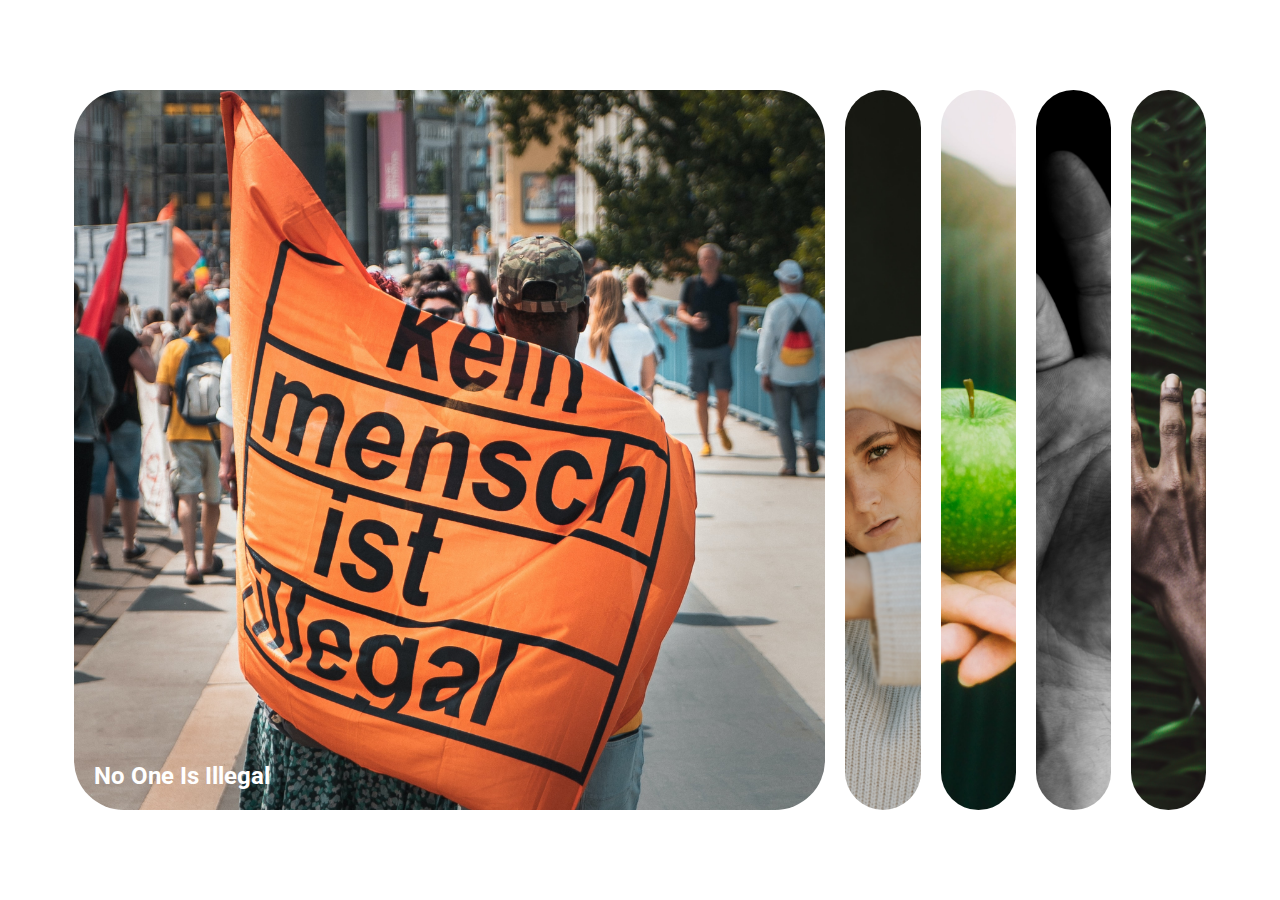
<file: cards/index.html>
<!DOCTYPE html>
<html lang="en">
<head>
    <meta charset="UTF-8">
    <meta name="viewport" content="width=device-width, initial-scale=1.0">
    <link rel="stylesheet" href="style.css">
    <title>Expanding Cards</title>
</head>
<body>
    <div class="container">
        <div class="panel active" style="background-image: url(img/nooneillegal.jpg);">
            <h3>No One Is Illegal</h3>
        </div>
        <div class="panel" style="background-image: url(img/girlhands.jpg);">
            <h3>Pretty Girl</h3>
        </div>
        <div class="panel" style="background-image: url(img/greenapple.jpg);">
            <h3>Green Apple</h3>
        </div>
        <div class="panel" style="background-image: url(img/handbw.jpg);">
            <h3>Hand in BW</h3>
        </div>
        <div class="panel" style="background-image: url(img/handone.jpg);">
            <h3>Hand over Green</h3>
        </div>
    </div>
    <script src="script.js"></script>
</body>
</html>
</file>
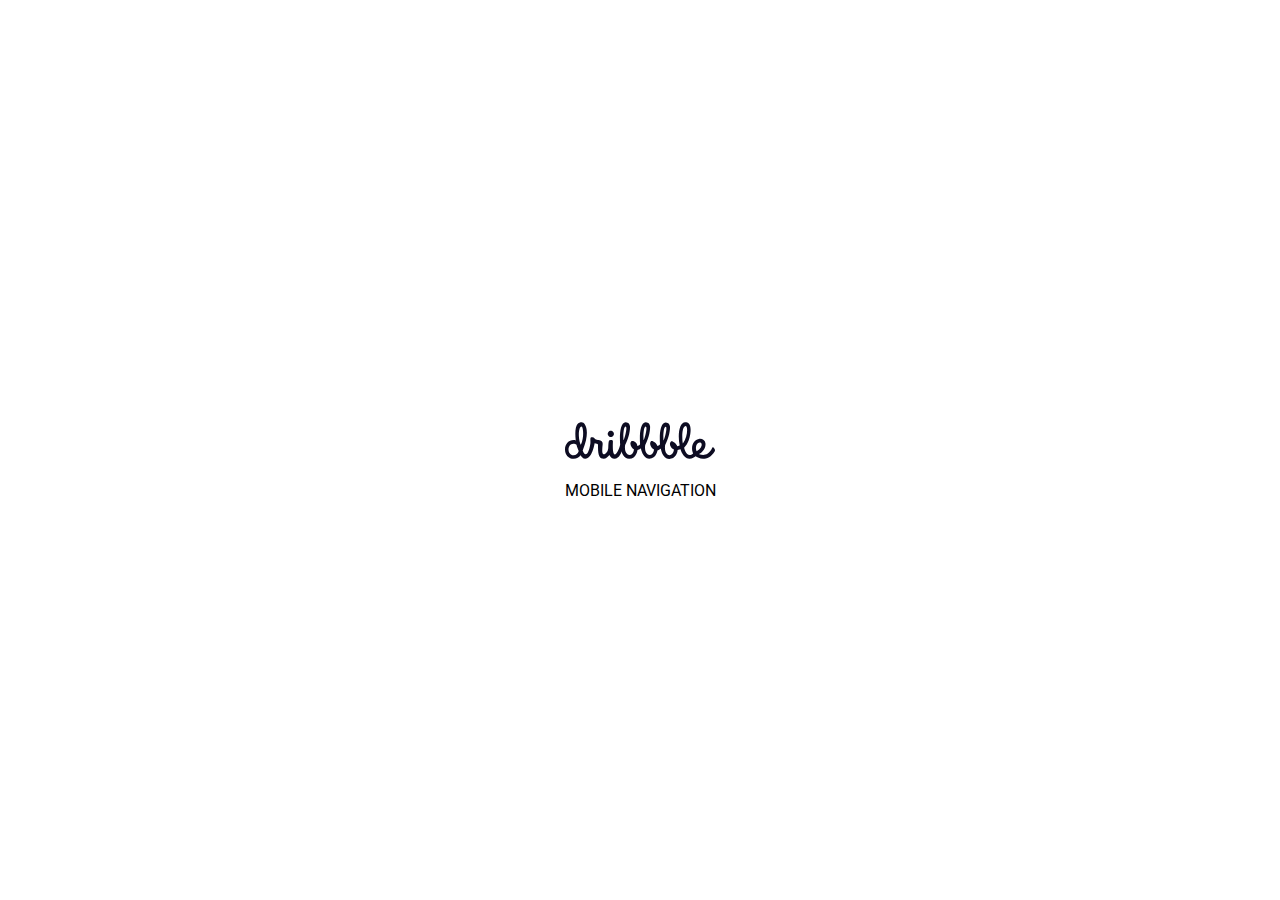
<file: mobile-nav/index.html>
<!DOCTYPE html>
<html lang="en">
	<head>
		<meta charset="UTF-8" />
		<meta name="viewport" content="width=device-width, initial-scale=1.0" />
		<link
			rel="stylesheet"
			href="https://cdnjs.cloudflare.com/ajax/libs/font-awesome/5.15.1/css/all.min.css"
			integrity="sha512-+4zCK9k+qNFUR5X+cKL9EIR+ZOhtIloNl9GIKS57V1MyNsYpYcUrUeQc9vNfzsWfV28IaLL3i96P9sdNyeRssA=="
			crossorigin="anonymous"
		/>
		<link rel="stylesheet" href="style.css" />
		<title>Mobile Nav</title>
	</head>
	<body>
		<button class="nav-btn open-btn">
			<i class="fas fa-bars"></i>
		</button>

		<svg
			xmlns="http://www.w3.org/2000/svg"
			width="76px"
			height="80px"
			viewBox="0 0 76 19"
			fill="none"
			class="logo"
		>
			<path
				fill-rule="evenodd"
				clip-rule="evenodd"
				d="M75.8822 14.657C72.7063 20.0415 67.6766 18.4791 66.166 17.2558C65.5231 17.692 64.3958 18.6481 62.8926 18.5377C59.6913 18.3027 58.5449 13.7279 58.5449 13.7279C58.5679 13.7462 57.5913 14.0649 57.0635 14.0592C57.0567 15.4008 55.897 18.6056 52.7672 18.5646C49.2551 18.5188 48.5411 13.2864 48.5411 13.2864C48.5411 13.2864 48.1916 13.7717 46.8627 14.2551C46.9296 13.2244 46.8807 18.4077 42.6713 18.4839C39.3435 18.5442 38.4452 13.2057 38.4452 13.2057C38.4452 13.2057 37.8679 13.8054 36.7491 14.0134C36.8202 12.9659 36.7046 18.5015 32.4947 18.4839C29.6497 18.4721 28.6775 15.1954 28.7531 14.7406C28.8496 14.161 27.7916 18.5654 25.0281 18.4968C23.8877 18.4633 23.0375 17.6376 22.504 16.5368C21.7898 17.354 20.7529 18.4968 19.5897 18.4968C17.5017 18.4968 16.5812 16.7504 16.7371 11.7624C16.7504 11.1708 16.7077 10.9381 16.1196 10.8496C15.7666 10.7907 15.4051 10.6792 15.0226 10.6204C14.9 11.0295 13.8602 18.3637 10.2847 18.5029C9.08519 18.5496 8.4293 17.5105 7.89066 16.7393C7.06497 17.8316 5.97501 18.5377 4.42227 18.5377C1.79205 18.5377 0 16.4114 0 13.7885C0 11.1655 1.79205 9.03942 4.42227 9.03942C4.88732 9.03942 5.01787 9.10608 5.44272 9.23004C4.569 1.27504 6.63238 0.0317866 8.43739 0.0317866C10.1703 0.0317866 13.1308 4.05384 8.96512 14.2559C9.88998 17.2989 11.8838 17.1268 12.8419 10.8626C13.0369 9.58927 12.5155 7.87099 13.3265 7.63117C14.809 7.19289 14.9663 8.50787 15.6614 8.72697C16.3964 8.95853 16.8254 8.93592 17.531 9.08327C18.7367 9.31873 19.2072 9.96643 19.0603 11.409C18.8839 13.2343 18.5753 15.891 19.5162 16.2148C20.1947 16.45 21.4335 15.0429 21.6509 14.273C21.8682 13.5031 21.9136 13.2396 21.9329 12.6749C21.9623 11.468 21.9992 10.5833 22.205 9.67055C22.2931 9.31736 22.3935 9.08347 22.7931 9.06748C23.1219 9.0591 23.7232 8.96009 23.9879 9.16611C24.3407 9.43119 24.2966 9.70017 24.2561 10.4081C23.8458 20.5015 27.0038 15.4628 27.9454 11.4283C27.6101 6.86623 27.8403 0.115326 30.6991 0.00210112C32.1859 -0.0567822 32.8432 1.13431 32.9155 2.02335C33.12 4.53433 31.9745 8.69372 30.468 11.4909C29.607 17.1984 34.2325 18.3269 34.9722 13.7712C33.762 13.1958 32.4541 10.8668 33.5184 9.73181C34.1156 9.09483 36.6015 10.0099 36.6422 12.0057C37.8616 11.6796 38.0244 10.9911 38.0413 11.1052C37.7061 6.54312 38.017 0.115385 40.876 0.00215941C42.3626 -0.0567239 43.0198 1.13437 43.0921 2.02341C43.2966 4.53438 42.1511 8.69378 40.6448 11.491C39.7837 17.1984 44.4093 18.327 45.1488 13.7713C44.2528 13.5984 42.3614 11.1212 43.4527 9.73187C44.0359 8.98944 46.5127 10.5334 46.79 12.0718C47.9614 11.7403 48.1205 11.0737 48.1373 11.1859C47.802 6.62397 48.1129 0.196235 50.9719 0.0830097C52.4585 0.0241264 53.1157 1.21522 53.188 2.10426C53.3925 4.61523 52.247 8.77471 50.7405 11.5719C49.8796 17.2794 54.5051 18.4077 55.2448 13.852C54.0135 13.647 52.2636 11.0314 53.672 9.69333C54.2347 9.15869 56.3848 10.5465 56.8881 12.1298C57.5874 12.1029 58.0227 11.8617 58.116 11.8374C56.9996 6.4818 57.8307 0.0558781 60.9062 0.00223793C62.5685 -0.0267262 64.1936 0.900905 63.4803 5.99604C62.7994 10.8574 60.3519 12.8975 60.3576 12.9287C60.5 13.5111 61.7559 18.3851 64.9185 15.8134C64.7548 15.4427 64.5909 15.064 64.4993 14.6052C63.9751 11.9327 65.0047 8.91409 67.8032 8.42622C69.4066 8.14671 70.917 8.92734 71.1558 10.6872C71.5487 13.5669 68.9484 15.6524 67.9596 16.1048C67.5167 15.8532 71.9742 18.712 74.6196 12.9829C74.773 12.6558 74.9579 12.6835 75.1975 12.8521C75.3667 12.9712 76.3305 13.8842 75.8822 14.657ZM6.33552 13.0809C6.20092 12.6785 5.92469 11.7918 5.82701 11.4076C5.28905 10.9398 4.90507 10.8638 4.21455 10.8638C2.68 10.8638 1.77679 12.2826 1.77679 13.8125C1.77679 15.3423 2.76077 16.7613 4.29533 16.7613C5.6252 16.7613 6.63735 15.8571 6.94615 14.5771C6.73001 14.0781 6.5156 13.6195 6.33552 13.0809ZM8.39979 2.13753C7.32153 2.13753 6.95576 4.70973 7.02674 6.90406C7.08953 8.84411 7.63164 10.5521 7.91286 11.3174C7.98426 11.4133 7.971 11.3509 8.03474 11.4526C9.90694 7.35053 9.13041 2.13753 8.39979 2.13753ZM30.8531 2.21833C29.4595 2.0585 29.4685 7.86389 29.6415 9.16611C30.3653 8.00823 31.6226 2.53009 30.8531 2.21833ZM41.0297 2.21833C39.6361 2.0585 39.6451 7.86389 39.8182 9.16611C40.5419 8.00823 41.7993 2.53009 41.0297 2.21833ZM51.1257 2.2991C49.732 2.13927 49.741 7.94469 49.9141 9.247C50.6378 8.08902 51.8952 2.61084 51.1257 2.2991ZM61.06 1.87849C58.8887 2.31451 59.3943 9.55399 59.7241 10.8237C62.2817 7.31085 62.3344 1.74654 61.06 1.87849ZM69.1975 10.9254C69.0871 10.4638 68.5351 10.2171 68.1541 10.2779C67.0639 10.4268 66.0065 11.7846 66.4158 13.8518C66.5069 14.3122 66.7349 14.736 66.7312 14.7219C69.1711 13.085 69.3785 11.7951 69.1975 10.9254ZM23.2205 7.46958C22.9089 7.46964 22.6043 7.37729 22.3452 7.20422C22.0861 7.03114 21.8841 6.78512 21.7648 6.49725C21.6455 6.20939 21.6143 5.89261 21.6751 5.587C21.7358 5.28138 21.8859 5.00065 22.1062 4.7803C22.3265 4.55995 22.6072 4.40989 22.9128 4.34909C23.2184 4.28829 23.5352 4.31948 23.8231 4.43873C24.111 4.55797 24.357 4.75991 24.5301 5.019C24.7032 5.27809 24.7956 5.5827 24.7956 5.89429C24.7956 6.10115 24.7549 6.30599 24.6757 6.4971C24.5966 6.68822 24.4806 6.86187 24.3343 7.00815C24.188 7.15443 24.0144 7.27047 23.8233 7.34964C23.6322 7.42882 23.4274 7.46957 23.2205 7.46958Z"
				fill="#0D0C22"
			></path>
		</svg>

		<p class="text">Mobile Navigation</p>

		<div class="nav nav-black">
			<div class="nav nav-pink">
				<div class="nav nav-white">
					<button class="nav-btn close-btn">
						<i class="fas fa-times"></i>
					</button>
					<svg
						xmlns="http://www.w3.org/2000/svg"
						width="76px"
						height="80px"
						viewBox="0 0 76 19"
						fill="none"
						class="logo"
					>
						<path
							fill-rule="evenodd"
							clip-rule="evenodd"
							d="M75.8822 14.657C72.7063 20.0415 67.6766 18.4791 66.166 17.2558C65.5231 17.692 64.3958 18.6481 62.8926 18.5377C59.6913 18.3027 58.5449 13.7279 58.5449 13.7279C58.5679 13.7462 57.5913 14.0649 57.0635 14.0592C57.0567 15.4008 55.897 18.6056 52.7672 18.5646C49.2551 18.5188 48.5411 13.2864 48.5411 13.2864C48.5411 13.2864 48.1916 13.7717 46.8627 14.2551C46.9296 13.2244 46.8807 18.4077 42.6713 18.4839C39.3435 18.5442 38.4452 13.2057 38.4452 13.2057C38.4452 13.2057 37.8679 13.8054 36.7491 14.0134C36.8202 12.9659 36.7046 18.5015 32.4947 18.4839C29.6497 18.4721 28.6775 15.1954 28.7531 14.7406C28.8496 14.161 27.7916 18.5654 25.0281 18.4968C23.8877 18.4633 23.0375 17.6376 22.504 16.5368C21.7898 17.354 20.7529 18.4968 19.5897 18.4968C17.5017 18.4968 16.5812 16.7504 16.7371 11.7624C16.7504 11.1708 16.7077 10.9381 16.1196 10.8496C15.7666 10.7907 15.4051 10.6792 15.0226 10.6204C14.9 11.0295 13.8602 18.3637 10.2847 18.5029C9.08519 18.5496 8.4293 17.5105 7.89066 16.7393C7.06497 17.8316 5.97501 18.5377 4.42227 18.5377C1.79205 18.5377 0 16.4114 0 13.7885C0 11.1655 1.79205 9.03942 4.42227 9.03942C4.88732 9.03942 5.01787 9.10608 5.44272 9.23004C4.569 1.27504 6.63238 0.0317866 8.43739 0.0317866C10.1703 0.0317866 13.1308 4.05384 8.96512 14.2559C9.88998 17.2989 11.8838 17.1268 12.8419 10.8626C13.0369 9.58927 12.5155 7.87099 13.3265 7.63117C14.809 7.19289 14.9663 8.50787 15.6614 8.72697C16.3964 8.95853 16.8254 8.93592 17.531 9.08327C18.7367 9.31873 19.2072 9.96643 19.0603 11.409C18.8839 13.2343 18.5753 15.891 19.5162 16.2148C20.1947 16.45 21.4335 15.0429 21.6509 14.273C21.8682 13.5031 21.9136 13.2396 21.9329 12.6749C21.9623 11.468 21.9992 10.5833 22.205 9.67055C22.2931 9.31736 22.3935 9.08347 22.7931 9.06748C23.1219 9.0591 23.7232 8.96009 23.9879 9.16611C24.3407 9.43119 24.2966 9.70017 24.2561 10.4081C23.8458 20.5015 27.0038 15.4628 27.9454 11.4283C27.6101 6.86623 27.8403 0.115326 30.6991 0.00210112C32.1859 -0.0567822 32.8432 1.13431 32.9155 2.02335C33.12 4.53433 31.9745 8.69372 30.468 11.4909C29.607 17.1984 34.2325 18.3269 34.9722 13.7712C33.762 13.1958 32.4541 10.8668 33.5184 9.73181C34.1156 9.09483 36.6015 10.0099 36.6422 12.0057C37.8616 11.6796 38.0244 10.9911 38.0413 11.1052C37.7061 6.54312 38.017 0.115385 40.876 0.00215941C42.3626 -0.0567239 43.0198 1.13437 43.0921 2.02341C43.2966 4.53438 42.1511 8.69378 40.6448 11.491C39.7837 17.1984 44.4093 18.327 45.1488 13.7713C44.2528 13.5984 42.3614 11.1212 43.4527 9.73187C44.0359 8.98944 46.5127 10.5334 46.79 12.0718C47.9614 11.7403 48.1205 11.0737 48.1373 11.1859C47.802 6.62397 48.1129 0.196235 50.9719 0.0830097C52.4585 0.0241264 53.1157 1.21522 53.188 2.10426C53.3925 4.61523 52.247 8.77471 50.7405 11.5719C49.8796 17.2794 54.5051 18.4077 55.2448 13.852C54.0135 13.647 52.2636 11.0314 53.672 9.69333C54.2347 9.15869 56.3848 10.5465 56.8881 12.1298C57.5874 12.1029 58.0227 11.8617 58.116 11.8374C56.9996 6.4818 57.8307 0.0558781 60.9062 0.00223793C62.5685 -0.0267262 64.1936 0.900905 63.4803 5.99604C62.7994 10.8574 60.3519 12.8975 60.3576 12.9287C60.5 13.5111 61.7559 18.3851 64.9185 15.8134C64.7548 15.4427 64.5909 15.064 64.4993 14.6052C63.9751 11.9327 65.0047 8.91409 67.8032 8.42622C69.4066 8.14671 70.917 8.92734 71.1558 10.6872C71.5487 13.5669 68.9484 15.6524 67.9596 16.1048C67.5167 15.8532 71.9742 18.712 74.6196 12.9829C74.773 12.6558 74.9579 12.6835 75.1975 12.8521C75.3667 12.9712 76.3305 13.8842 75.8822 14.657ZM6.33552 13.0809C6.20092 12.6785 5.92469 11.7918 5.82701 11.4076C5.28905 10.9398 4.90507 10.8638 4.21455 10.8638C2.68 10.8638 1.77679 12.2826 1.77679 13.8125C1.77679 15.3423 2.76077 16.7613 4.29533 16.7613C5.6252 16.7613 6.63735 15.8571 6.94615 14.5771C6.73001 14.0781 6.5156 13.6195 6.33552 13.0809ZM8.39979 2.13753C7.32153 2.13753 6.95576 4.70973 7.02674 6.90406C7.08953 8.84411 7.63164 10.5521 7.91286 11.3174C7.98426 11.4133 7.971 11.3509 8.03474 11.4526C9.90694 7.35053 9.13041 2.13753 8.39979 2.13753ZM30.8531 2.21833C29.4595 2.0585 29.4685 7.86389 29.6415 9.16611C30.3653 8.00823 31.6226 2.53009 30.8531 2.21833ZM41.0297 2.21833C39.6361 2.0585 39.6451 7.86389 39.8182 9.16611C40.5419 8.00823 41.7993 2.53009 41.0297 2.21833ZM51.1257 2.2991C49.732 2.13927 49.741 7.94469 49.9141 9.247C50.6378 8.08902 51.8952 2.61084 51.1257 2.2991ZM61.06 1.87849C58.8887 2.31451 59.3943 9.55399 59.7241 10.8237C62.2817 7.31085 62.3344 1.74654 61.06 1.87849ZM69.1975 10.9254C69.0871 10.4638 68.5351 10.2171 68.1541 10.2779C67.0639 10.4268 66.0065 11.7846 66.4158 13.8518C66.5069 14.3122 66.7349 14.736 66.7312 14.7219C69.1711 13.085 69.3785 11.7951 69.1975 10.9254ZM23.2205 7.46958C22.9089 7.46964 22.6043 7.37729 22.3452 7.20422C22.0861 7.03114 21.8841 6.78512 21.7648 6.49725C21.6455 6.20939 21.6143 5.89261 21.6751 5.587C21.7358 5.28138 21.8859 5.00065 22.1062 4.7803C22.3265 4.55995 22.6072 4.40989 22.9128 4.34909C23.2184 4.28829 23.5352 4.31948 23.8231 4.43873C24.111 4.55797 24.357 4.75991 24.5301 5.019C24.7032 5.27809 24.7956 5.5827 24.7956 5.89429C24.7956 6.10115 24.7549 6.30599 24.6757 6.4971C24.5966 6.68822 24.4806 6.86187 24.3343 7.00815C24.188 7.15443 24.0144 7.27047 23.8233 7.34964C23.6322 7.42882 23.4274 7.46957 23.2205 7.46958Z"
							fill="#0D0C22"
						></path>
					</svg>

					<ul class="list">
						<li><a href="#">Teams</a></li>
						<li><a href="#">Locations</a></li>
						<li><a href="#">Life At Dribble</a></li>
						<li>
							<ul>
								<li><a href="#">Culture</a></li>
								<li><a href="#">Life Balance</a></li>
								<li><a href="#">Inclusion</a></li>
								<li><a href="#">Blog</a></li>
							</ul>
						</li>
					</ul>
				</div>
			</div>
		</div>

		<script src="script.js"></script>
	</body>
</html>
</file>
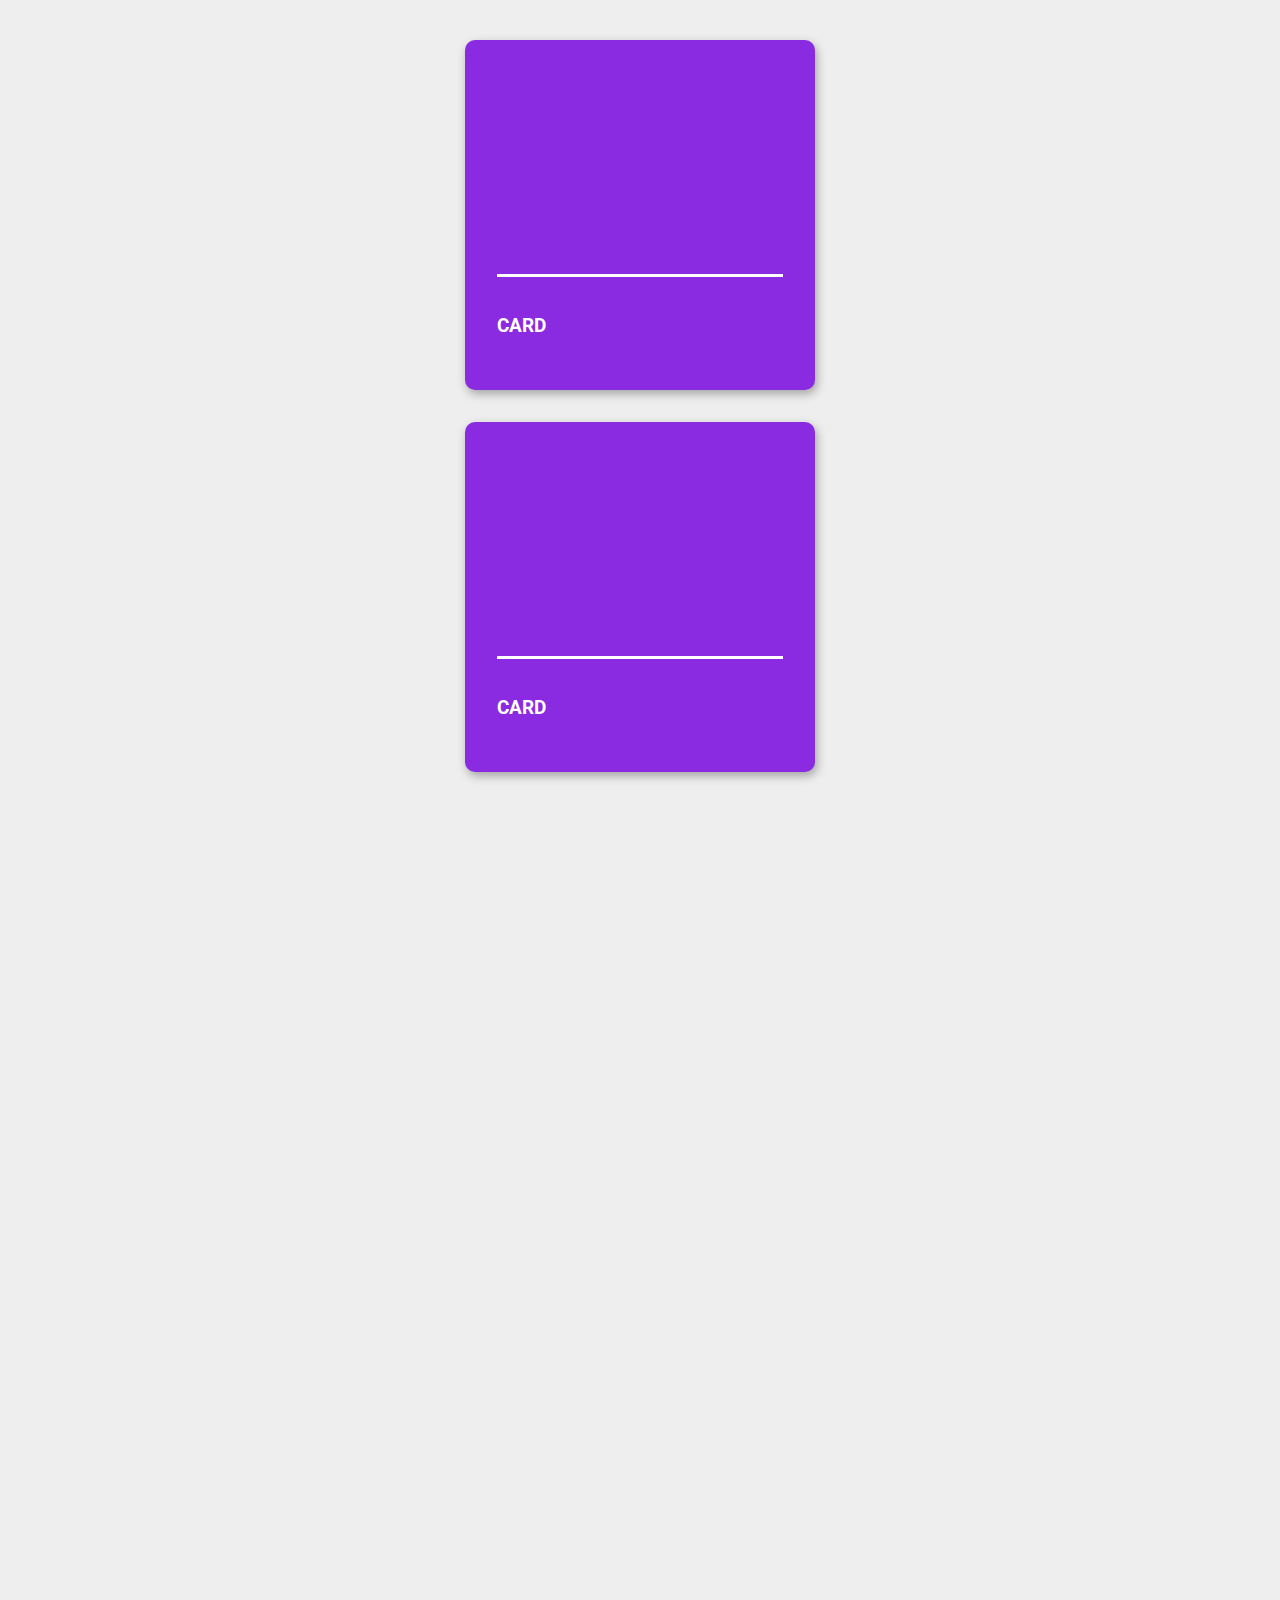
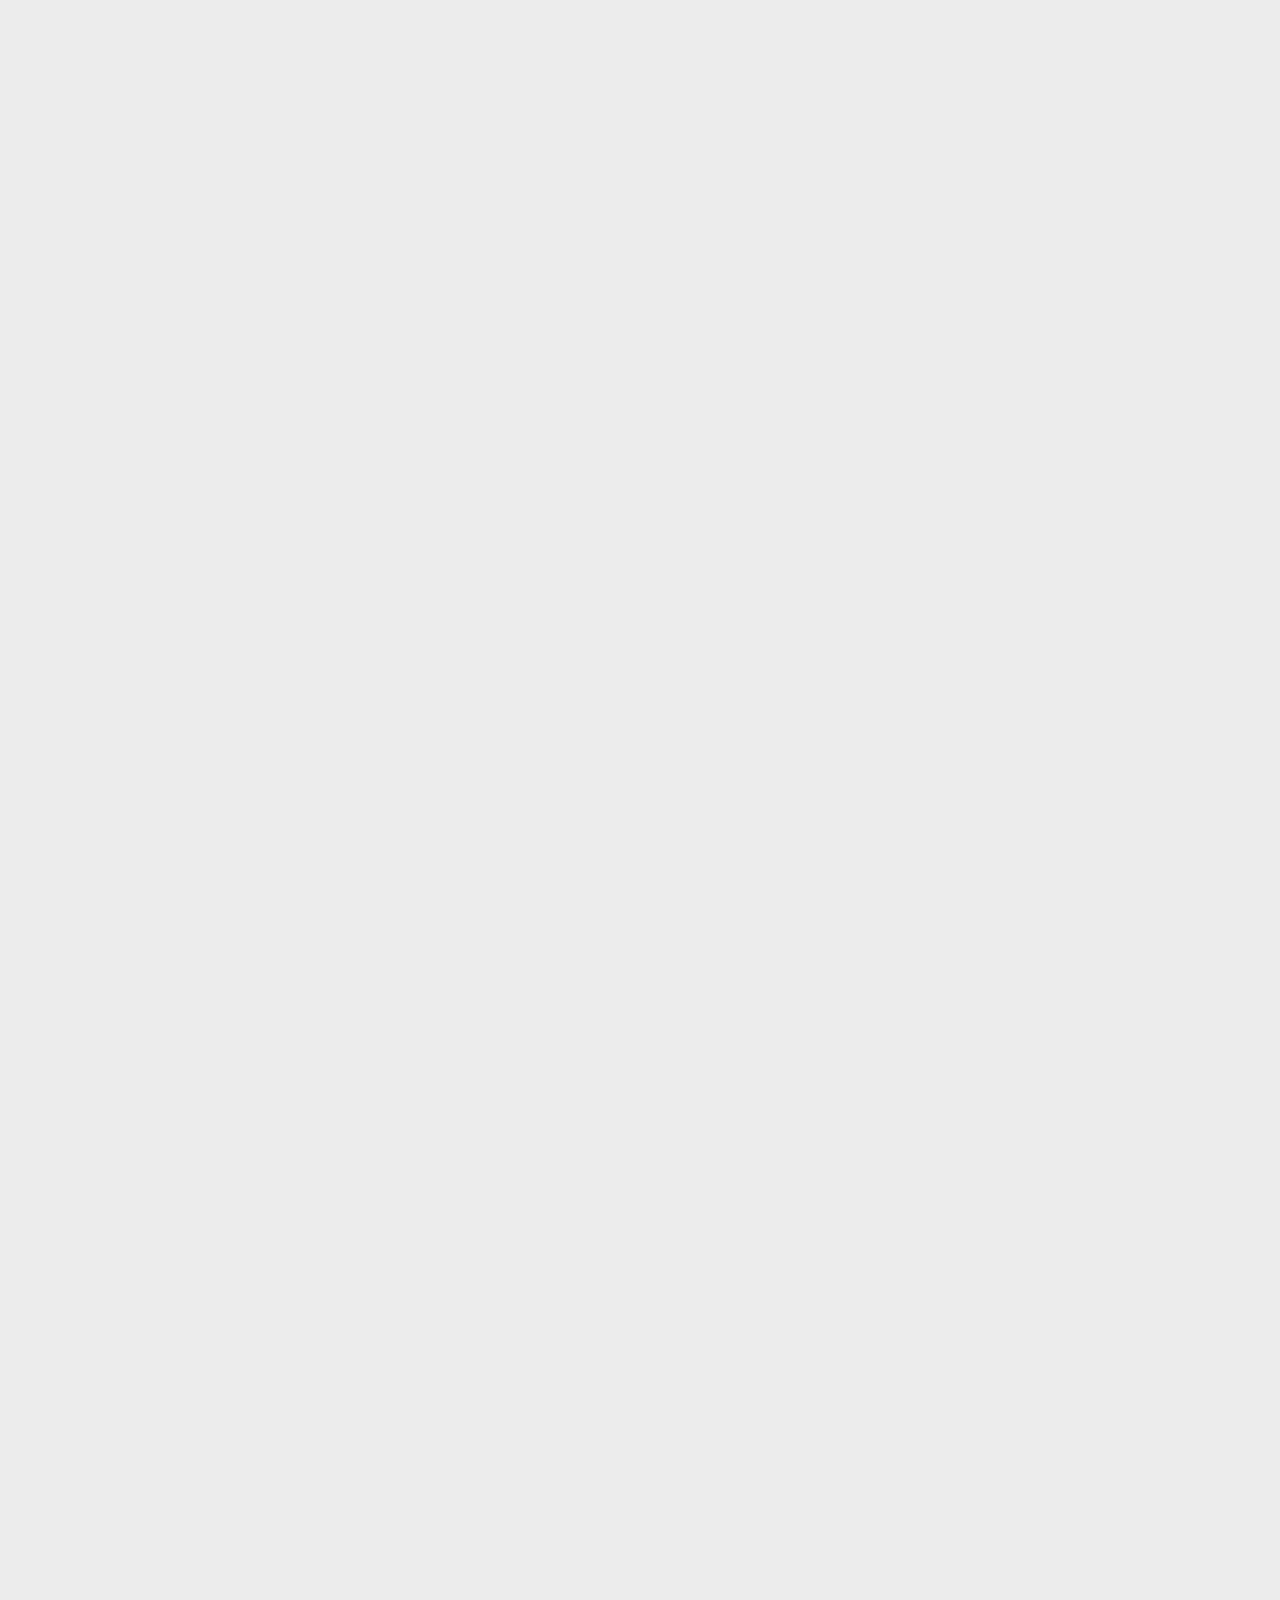
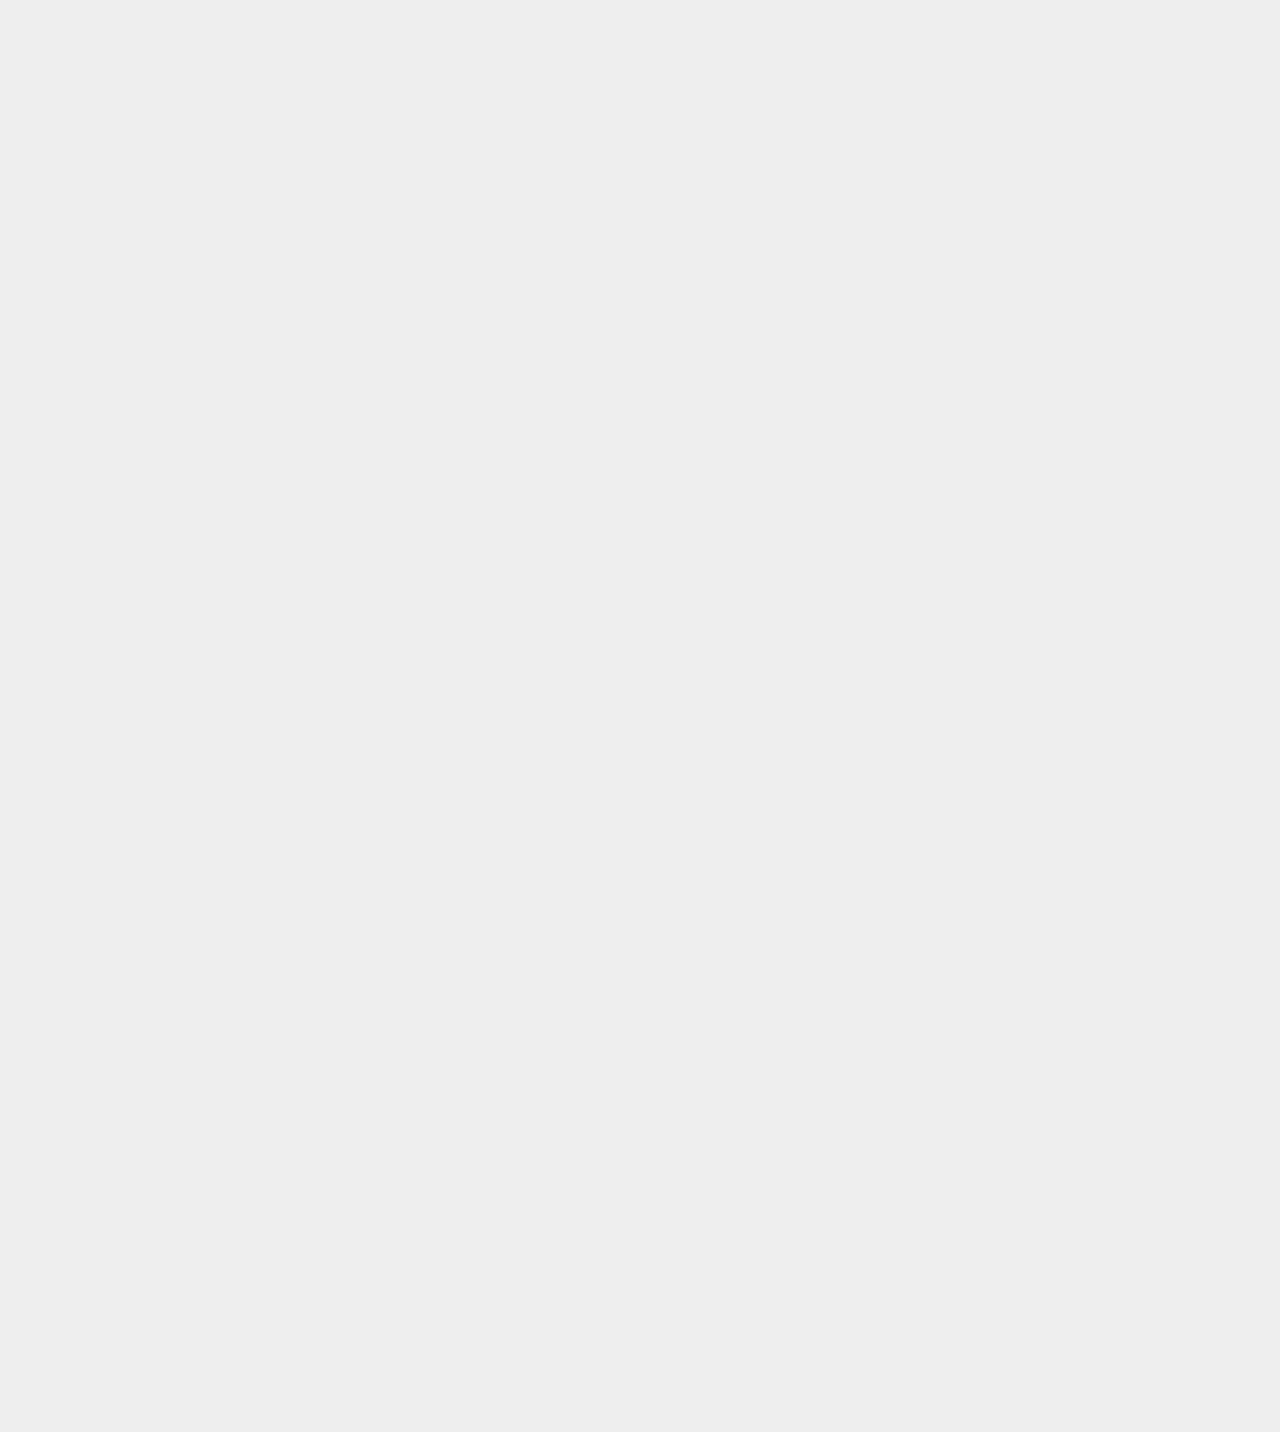
<file: scroll-animation/index.html>
<!DOCTYPE html>
<html lang="en">
<head>
    <meta charset="UTF-8">
    <meta name="viewport" content="width=device-width, initial-scale=1.0">
    <link rel="stylesheet" href="style.css">
    <title>Scroll Animation</title>
</head>
<body>
    <!-- <h1>role para baixo / cima para ver animação</h1> -->
    <div class="card show">
        <div class="card-desc">
            <h3>card</h3>
        </div>
    </div>
    <div class="card">
        <div class="card-desc">
            <h3>card</h3>
        </div>
    </div>
    <div class="card">
        <div class="card-desc">
            <h3>card</h3>
        </div>
    </div>
    <div class="card">
        <div class="card-desc">
            <h3>card</h3>
        </div>
    </div>
    <div class="card">
        <div class="card-desc">
            <h3>card</h3>
        </div>
    </div>
    <div class="card">
        <div class="card-desc">
            <h3>card</h3>
        </div>
    </div>
    <div class="card">
        <div class="card-desc">
            <h3>card</h3>
        </div>
    </div>
    <div class="card">
        <div class="card-desc">
            <h3>card</h3>
        </div>
    </div>
    <div class="card">
        <div class="card-desc">
            <h3>card</h3>
        </div>
    </div>
    <div class="card">
        <div class="card-desc">
            <h3>card</h3>
        </div>
    </div>
    <div class="card">
        <div class="card-desc">
            <h3>card</h3>
        </div>
    </div>
    <div class="card">
        <div class="card-desc">
            <h3>card</h3>
        </div>
    </div>
    <script src="script.js"></script>
</body>
</html>
</file>
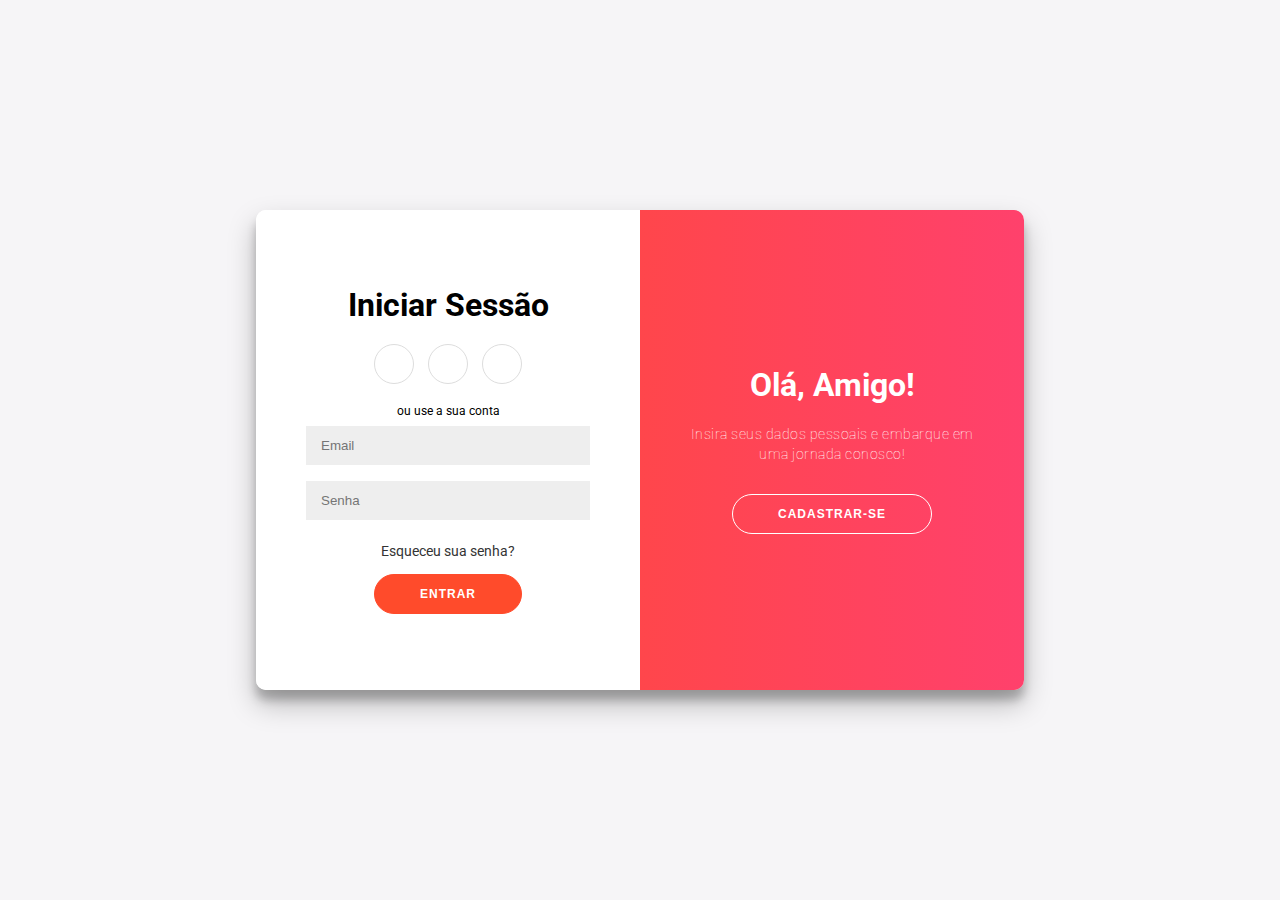
<file: slider-form/index.html>
<!DOCTYPE html>
<html lang="en">
<head>
    <meta charset="UTF-8">
    <meta name="viewport" content="width=device-width, initial-scale=1.0">
    <link rel="stylesheet" href="https://cdnjs.cloudflare.com/ajax/libs/font-awesome/5.15.1/css/all.min.css" integrity="sha512-+4zCK9k+qNFUR5X+cKL9EIR+ZOhtIloNl9GIKS57V1MyNsYpYcUrUeQc9vNfzsWfV28IaLL3i96P9sdNyeRssA==" crossorigin="anonymous">
    <link rel="stylesheet" href="style.css">
    <title>Slider Form</title>
</head>
<body>
    <div class="container" id="container">
        <div class="form-container sign-up-container">
            <form action="#">
                <h1>Crie uma Conta</h1>
                <div class="social-container">
                    <a href="#" class="social"><i class="fab fa-facebook-f"></i></a>
                    <a href="#" class="social"><i class="fab fa-google-plus-g"></i></a>
                    <a href="#" class="social"><i class="fab fa-linkedin-in"></i></a>
                </div>
                <span>ou use seu e-mail para cadastrar-se</span>
                <input type="text" name="Name" id="Name" placeholder="Nome">
                <input type="email" name="Email" id="Email" placeholder="Email">
                <input type="password" name="Password" id="Password" placeholder="Senha">
                <button>Cadastrar</button>
            </form>
        </div>
        <div class="form-container sign-in-container">
            <form action="#">
                <h1>Iniciar Sessão</h1>
                <div class="social-container">
                    <a href="#" class="social"><i class="fab fa-facebook-f"></i></a>
                    <a href="" class="social"><i class="fab fa-google-plus-g"></i></a>
                    <a href="" class="social"><i class="fab fa-linkedin-in"></i></a>
                </div>
                <span>ou use a sua conta</span>
                <input type="email" name="email" id="email" placeholder="Email">
                <input type="password" name="password" id="password" placeholder="Senha">
                <a href="#">Esqueceu sua senha?</a>
                <button>Entrar</button>
            </form>
        </div>
        <div class="overlay-container">
            <div class="overlay">
                <div class="overlay-panel overlay-left">
                    <h1>Bem-vindo de Volta!</h1>
                    <p>Insira seus dados de login para se conectar conosco!</p>
                    <button class="ghost" id="signIn">Entrar</button>
                </div>
                <div class="overlay-panel overlay-right">
                    <h1>Olá, Amigo!</h1>
                    <p>Insira seus dados pessoais e embarque em uma jornada conosco!</p>
                    <button class="ghost" id="signUp">cadastrar-se</button>
                </div>
            </div>
        </div>
    </div>
    <script src="script.js"></script>
</body>
</html>
</file>
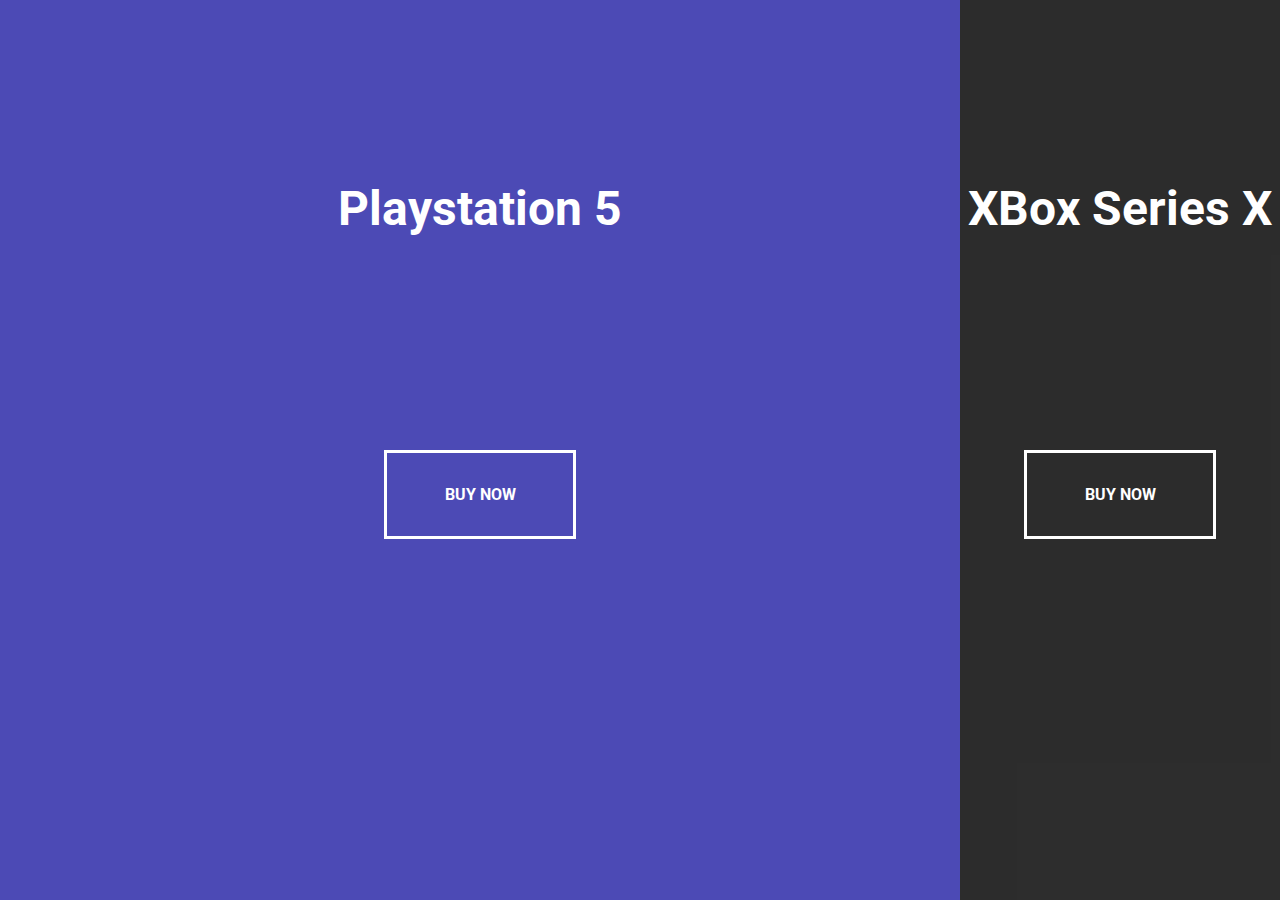
<file: split-page/index.html>
<!DOCTYPE html>
<html lang="en">
<head>
    <meta charset="UTF-8">
    <meta name="viewport" content="width=device-width, initial-scale=1.0">
    <link rel="stylesheet" href="style.css">
    <title>Split Page</title>
</head>
<body>
    <div class="container">
        <div class="split left">
            <h1>Playstation 5</h1>
            <a href="#" class="btn">Buy Now</a>
        </div>
        <div class="split right">
            <h1>XBox Series X</h1>
            <a href="#" class="btn">Buy Now</a>
        </div>
    </div>

    <script src="script.js"></script>
</body>
</html>
</file>
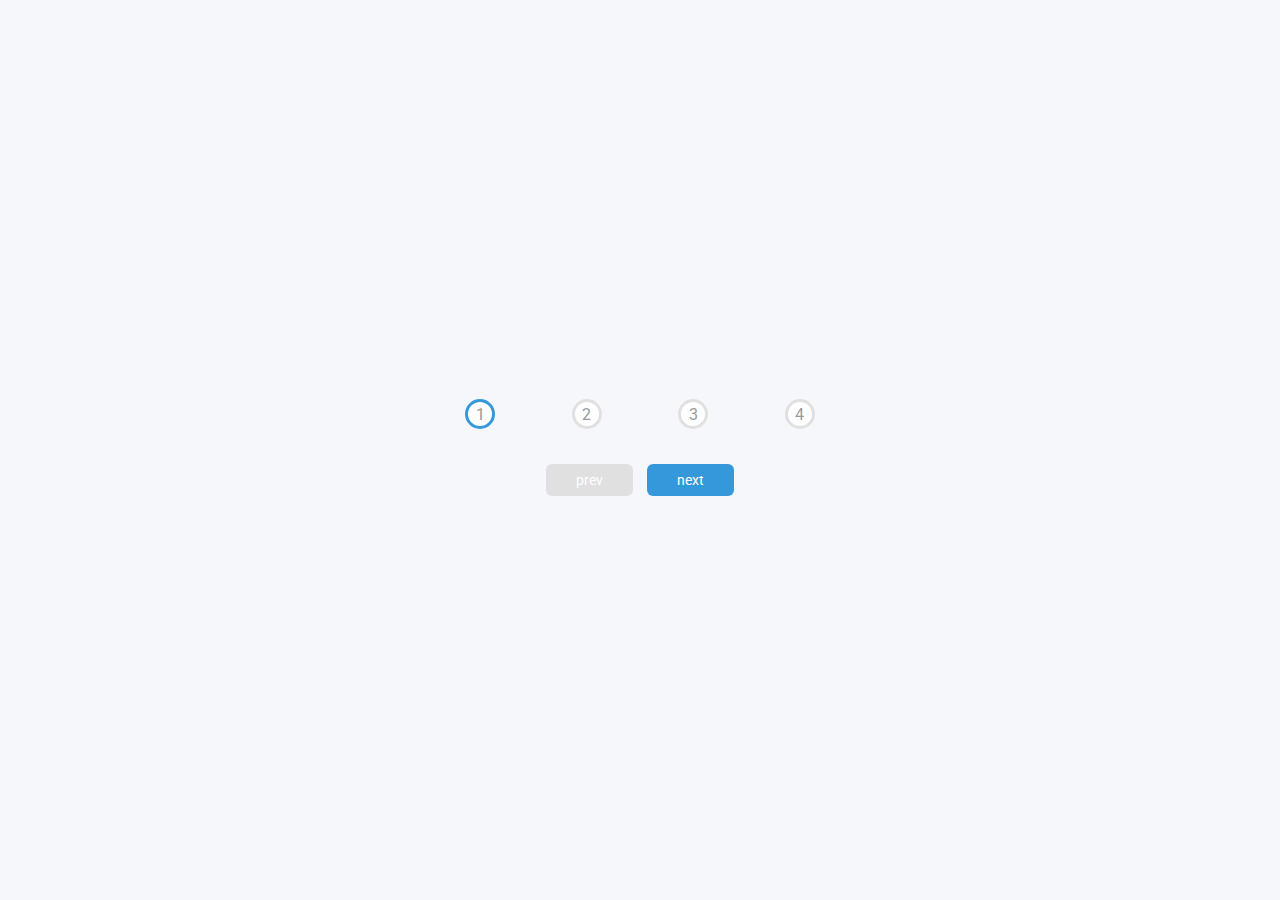
<file: steps/index.html>
<!DOCTYPE html>
<html lang="en">
<head>
    <meta charset="UTF-8">
    <meta name="viewport" content="width=device-width, initial-scale=1.0">
    <link rel="stylesheet" href="style.css">
    <title>Progress Steps</title>
</head>
<body>
    <div class="container">
        <div class="progress-container">
            <div class="progress" id="progress">

            </div>
            <div class="circle active">1</div>
            <div class="circle">2</div>
            <div class="circle">3</div>
            <div class="circle">4</div>
        </div>
        <button class="btn" id="prev" disabled>prev</button>
        <button class="btn" id="next">next</button>
    </div>
    <script src="script.js"></script>
</body>
</html>
</file>
<file: cards/style.css>
@import url("https://fonts.googleapis.com/css2?family=Roboto&display=swap");

* {
    box-sizing: border-box;
}

body {
    font-family: "Roboto", sans-serif;
    display: flex;
    align-items: center;
    justify-content: center;
    height: 100vh;
    overflow: hidden;
    margin: 0;
}

.container {
    display: flex;
    width: 90vw;
}

.panel {
    background-size: cover;
    background-position: center;
    background-repeat: no-repeat;
    height: 80vh;
    border-radius: 50px;
    color: #fff;
    cursor: pointer;
    flex: 0.5;
    margin: 10px;
    position: relative;
    transition: flex .7s ease-in;
}

.panel h3 {
    font-size: 24px;
    position: absolute;
    bottom: 20px;
    left: 20px;
    margin: 0;
    opacity: 0;
}

.panel.active {
    flex: 5;
}

.panel.active h3 {
    opacity: 1;
    transition: opacity .3s ease-in .4s;
}

@media (max-width: 480px) {
    .container {
        width: 100vw;
    }

    .panel:nth-of-type(4), .panel:nth-of-type(5) {
        display: none;
    }
}
</file>
<file: mobile-nav/style.css>
@import url("https://fonts.googleapis.com/css2?family=Roboto&display=swap");

* {
	box-sizing: border-box;
	margin: 0;
	padding: 0;
}

body {
	font-family: "Roboto", sans-serif;
	display: flex;
	flex-direction: column;
	align-items: center;
	justify-content: center;
	height: 100vh;
}

.logo {
	width: 150px;
}

.text {
	text-transform: uppercase;
}

.nav-btn {
	border: none;
	background: transparent;
	cursor: pointer;
	font-size: 20px;
}

.open-btn {
	position: fixed;
	top: 20px;
	left: 20px;
	font-size: 24px;
}

.nav {
	position: fixed;
	top: 0;
	left: 0;
	height: 100vh;
	transform: translateX(-100%);
	transition: transform 0.3s ease-in-out;
}

.nav.visible {
	transform: translateX(0);
}

.nav-black {
	background-color: #333;
	width: 60%;
	max-width: 480px;
	min-width: 320px;
	transition-delay: 0.4s;
}

.nav-black.visible {
	transition-delay: 0s;
}

.nav-pink {
	background-color: #ea4c89;
	width: 95%;
	transition-delay: 0.2s;
}

.nav-pink.visible {
	transition-delay: 0.2s;
}

.nav-white {
	background-color: #f9f8fd;
	width: 95%;
	padding: 40px;
	position: relative;
	transition-delay: 0s;
}

.nav-white.visible {
	transition-delay: 0.4s;
}

.close-btn {
	position: absolute;
	top: 40px;
	right: 30px;
	opacity: 0.4;
	font-size: 24px;
}

.list {
	list-style-type: none;
	padding: 0;
}

.list li {
	margin: 20px 0;
}

.list li a {
	color: rgb(34, 31, 31);
	font-size: 14px;
	text-decoration: none;
	text-transform: uppercase;
}

.list ul {
	list-style-type: none;
	padding-left: 30px;
}
</file>
<file: scroll-animation/style.css>
@import url("https://fonts.googleapis.com/css2?family=Roboto&display=swap");

* {
    box-sizing: border-box;
    margin: 0;
}

body {
    font-family: 'Roboto', sans-serif;
    background-color: #eee;
    display: flex;
    flex-direction: column;
    align-items: center;
    justify-content: center;
    margin: 24px;
    overflow-x: hidden;
}

/* h1 {
    margin: 24px;
} */

.card {
    background-color: blueviolet;
    height: 350px;
    width: 350px;
    display: flex;
    flex-direction: column;
    justify-content: flex-end;
    margin: 16px;
    padding: 1em 2em;
    border-radius: 10px;
    box-shadow:  2px 4px 10px rgba(54, 54, 54, .4);
    transform: translateX(400%);
    transition: transform .4s ease-in-out;
}

.card:nth-of-type(even) {
    transform: translateX(-400%);
}

.card-desc {
    height: 100px;
    background-color: transparent;
    display: flex;
    align-items: center;
    justify-content: start;
    border-top: 3px solid white;
}

.card-desc h3 {
    text-align: center;
    text-transform: uppercase;
    color: #fff;
}

.card.show {
    transform: translateX(0);
}
</file>
<file: slider-form/style.css>
@import url("https://fonts.googleapis.com/css2?family=Roboto&display=swap");

* {
	box-sizing: border-box;
	margin: 0;
}

body {
	background: #f6f5f7;
	font-family: "Roboto", sans-serif;
	display: flex;
	flex-direction: column;
	justify-content: center;
	align-items: center;
	height: 100vh;
}

h1 {
	font-weight: bold;
	margin: 0;
}

p {
	font-size: 14px;
	font-weight: 100;
	line-height: 20px;
	letter-spacing: 0.5px;
	margin: 20px 0 30px;
}

span {
	font-size: 12px;
}

a {
	color: #333;
	font-size: 14px;
	text-decoration: none;
	margin: 15px 0;
}

button {
	border-radius: 20px;
	border: 1px solid #ff4b2b;
	background-color: #ff4b2b;
	color: #fff;
	font-size: 12px;
	font-weight: bold;
	padding: 12px 45px;
	letter-spacing: 1px;
	text-transform: uppercase;
	transition: transform 80ms ease-in;
}

button:active {
	transform: scale(0.95);
}

button:focus {
	outline: none;
}

button.ghost {
	background-color: transparent;
	border-color: #fff;
}

form {
	background-color: #fff;
	display: flex;
	flex-direction: column;
	align-items: center;
	justify-content: center;
	padding: 0 50px;
	height: 100%;
	text-align: center;
}

input {
	background-color: #eee;
	border: none;
	padding: 12px 15px;
	margin: 8px 0;
	width: 100%;
}

.social-container {
	margin: 20px 0;
}

.social-container a {
	border: 1px solid #dddddd;
	border-radius: 50%;
	display: inline-flex;
	justify-content: center;
	align-items: center;
	margin: 0 5px;
	height: 40px;
	width: 40px;
}

.container {
	background-color: #fff;
	border-radius: 10px;
	box-shadow: 0 14px 28px rgba(0, 0, 0, 0.25), 0 10px 10px rgba(0, 0, 0, 0.22);
	position: relative;
	overflow: hidden;
	width: 768px;
	max-width: 100%;
	min-height: 480px;
}

.form-container {
	position: absolute;
	top: 0;
	height: 100%;
	transition: all 0.5s ease-in-out;
}

.sign-in-container {
	left: 0;
	width: 50%;
	z-index: 2;
}

.sign-up-container {
	left: 0;
	width: 50%;
	opacity: 0;
	z-index: 1;
}

.sign-up-container button {
	margin: 20px 0;
}

.container.right-panel-active .sign-in-container {
	transform: translateX(100%);
}

.container.right-panel-active .sign-up-container {
	transform: translateX(100%);
	opacity: 1;
	z-index: 5;
	animation: show 0.5s;
}

@keyframes show {
	0%,
	49.99% {
		opacity: 0;
		z-index: 1;
	}

	50%,
	100% {
		opacity: 1;
		z-index: 5;
	}
}

.overlay-container {
	position: absolute;
	top: 0;
	left: 50%;
	width: 50%;
	height: 100%;
	overflow: hidden;
	transition: transform 0.5s ease-in-out;
	z-index: 100;
}

.container.right-panel-active .overlay-container {
	transform: translateX(-100%);
}

.overlay {
	background: #ff416c;
	background: -webkit-linear-gradient(to right, #ff4b2b, #ff416c);
	background: linear-gradient(to right, #ff4b2b, #ff416c);
	background-repeat: no-repeat;
	background-size: cover;
	background-position: 0 0;
	color: #fff;
	position: relative;
	left: -100%;
	height: 100%;
	width: 200%;
	transform: translateX(0);
	transition: transform 0.5s ease-in-out;
}

.container.right-panel-active .overlay {
	transform: translateX(50%);
}

.overlay-panel {
	position: absolute;
	display: flex;
	flex-direction: column;
	align-items: center;
	justify-content: center;
	padding: 0 40px;
	text-align: center;
	top: 0;
	height: 100%;
	width: 50%;
	transform: translateX(0);
	transition: transform 0.5s ease-in-out;
}

.overlay-left {
	transform: translateX(-20%);
}

.container.right-panel-active .overlay-left {
	transform: translateX(0);
}

.overlay-right {
	right: 0;
	transform: translateX(0);
}

.container.right-panel-active .overlay-right {
	transform: translateX(20%);
}
</file>
<file: split-page/style.css>
@import url("https://fonts.googleapis.com/css2?family=Roboto&display=swap");

:root {
	--left-bg-overlay: rgba(87, 84, 236, 0.7);
	--right-bg-overlay: rgba(43, 43, 43, 0.8);
	--left-btn-hover-color: rgba(87, 84, 236, 1);
	--right-btn-hover-color: rgba(28, 122, 28, 1);
	--hover-width: 75%;
	--other-width: 25%;
	--speed: 0.5s;
}

* {
	box-sizing: border-box;
	margin: 0;
}

body {
	font-family: "Roboto", sans-serif;
	display: flex;
	align-items: center;
	justify-content: center;
	height: 100vh;
	overflow: hidden;
}

h1 {
	font-size: 3rem;
	color: #fff;
	position: absolute;
	left: 50%;
	top: 20%;
	transform: translateX(-50%);
	white-space: nowrap;
}

.btn {
	position: absolute;
	left: 50%;
	top: 50%;
	display: flex;
	align-items: center;
	justify-content: center;
	transform: translateX(-50%);
	text-decoration: none;
	color: #fff;
	border: #fff solid 0.2rem;
	font-size: 1rem;
	font-weight: bold;
	text-transform: uppercase;
	width: 12rem;
	padding: 2rem;
}

.split.left .btn:hover {
	background-color: var(--left-btn-hover-color);
	border-color: var(--left-btn-hover-color);
}

.split.right .btn:hover {
	background-color: var(--right-btn-hover-color);
	border-color: var(--right-btn-hover-color);
}

.container {
	position: relative;
	width: 100%;
	height: 100%;
	background: #333;
}

.split {
	position: absolute;
	width: 50%;
	height: 100%;
	overflow: hidden;
}

.split.left {
	left: 0;
	background: url("https://images.unsplash.com/photo-1486401899868-0e435ed85128?ixid=MXwxMjA3fDB8MHxwaG90by1wYWdlfHx8fGVufDB8fHw%3D&ixlib=rb-1.2.1&auto=format&fit=crop&w=1350&q=80");
	background-repeat: no-repeat;
	background-size: cover;
}

.split.left::before {
	content: "";
	position: absolute;
	width: 100%;
	height: 100%;
	background-color: var(--left-bg-overlay);
}

.split.right {
	right: 0;
	background: url("https://images.unsplash.com/photo-1519888121805-7747f5bba75b?ixid=MXwxMjA3fDB8MHxwaG90by1wYWdlfHx8fGVufDB8fHw%3D&ixlib=rb-1.2.1&auto=format&fit=crop&w=1489&q=80");
	background-repeat: no-repeat;
	background-size: cover;
}

.split.right::before {
	content: "";
	position: absolute;
	width: 100%;
	height: 100%;
	background-color: var(--right-bg-overlay);
}

.split.left,
.split.left::before,
.split.right,
.split.right::before {
	transition: all var(--speed) ease-in-out;
}

.hover-left .left {
	width: var(--hover-width);
}

.hover-left .right {
	width: var(--other-width);
}

.hover-right .left {
	width: var(--other-width);
}

.hover-right .right {
	width: var(--hover-width);
}

@media (max-width: 800px) {
	h1 {
		font-size: 2rem;
	}
	.btn {
		padding: 1.2rem;
		width: 8rem;
	}
}
</file>
<file: steps/style.css>
@import url("https://fonts.googleapis.com/css2?family=Roboto&display=swap");

:root {
    --line-border-fill: #3498db;
    --line-border-empty: #e0e0e0;
}

* {
    box-sizing: border-box;
}

body {
    background-color: #f6f7fb;
    font-family: "Roboto", sans-serif;
    display: flex;
    align-items: center;
    justify-content: center;
    height: 100vh;
    overflow: hidden;
    margin: 0;
}

.container {
    text-align: center;
}

.progress-container {
    display: flex;
    justify-content: space-between;
    position: relative;
    margin-bottom: 30px;
    max-width: 100%;
    width: 350px;
}

.progress-container::before {
    content: "";
    background-color: var(--line-border-empty);
    position: absolute;
    top: 50%;
    left: 0;
    transform: translateY(-50%);
    height: 4px;
    width: 0%;
    z-index: -1;
    transition: .3s ease;
}

.progress {
    background-color: var(--line-border-fill);
    position: absolute;
    top: 50%;
    left: 0;
    transform: translateY(-50%);
    height: 4px;
    width: 0%;
    z-index: -1;
    transition: .3s ease;
}

.circle {
    background-color: #fff;
    color: #999;
    border-radius: 50%;
    height: 30px;
    width: 30px;
    display: flex;
    align-items: center;
    justify-content: center;
    border: 3px solid var(--line-border-empty);
    transition: .3s ease;
}

.circle.active {
    border-color: var(--line-border-fill);
}

.btn {
    background-color: var(--line-border-fill);
    color: #fff;
    border: none;
    border-radius: 6px;
    cursor: pointer;
    font-family: inherit;
    padding: 8px 30px;
    margin: 5px;
    font-size: 14px;
}

.btn:active {
    transform: scale(.98);
}

.btn:focus {
    outline: none;
}

.btn:disabled {
    background-color: var(--line-border-empty);
    cursor: not-allowed;
}
</file>
